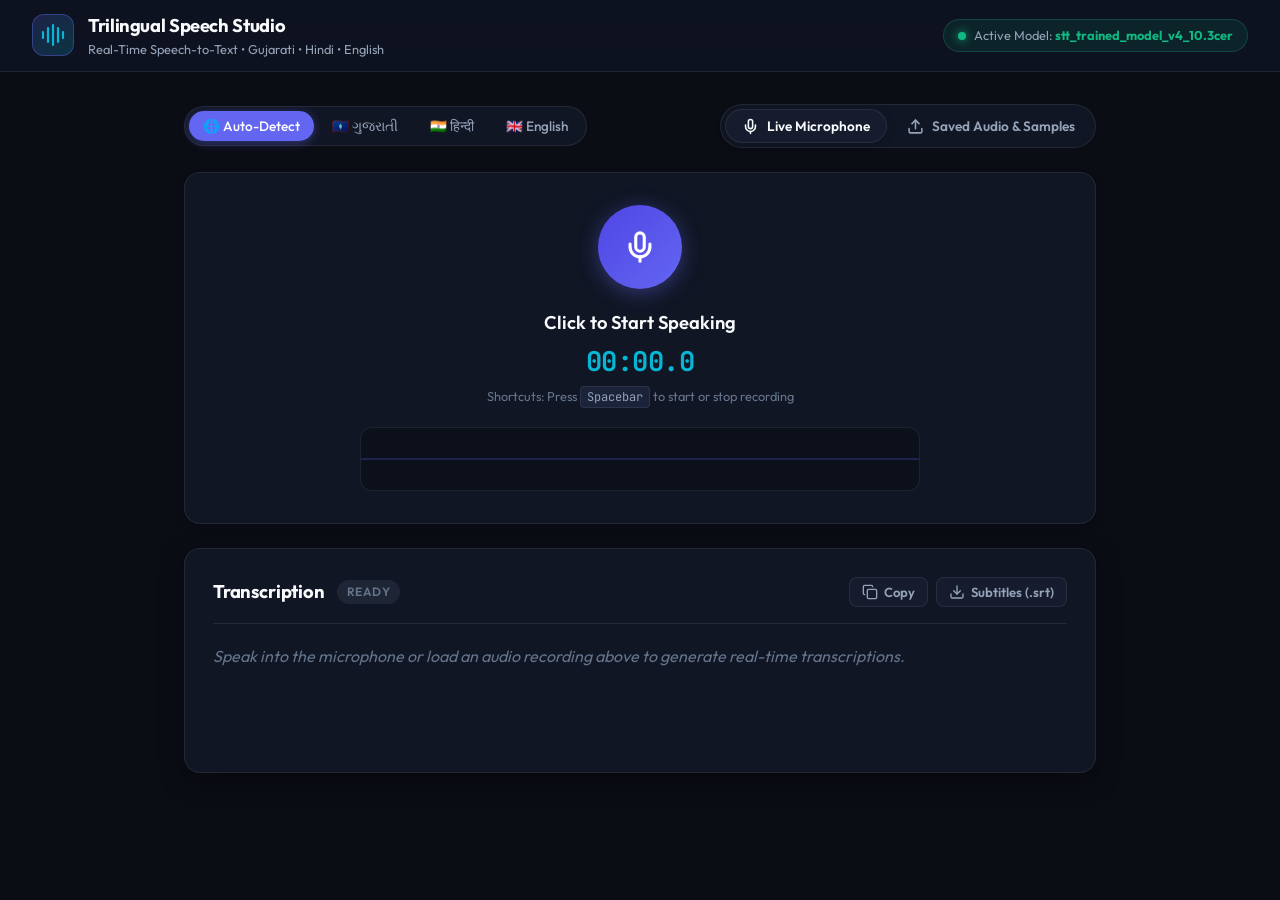
<file: ui/index.html>
<!DOCTYPE html>
<html lang="en">
<head>
  <meta charset="UTF-8">
  <meta name="viewport" content="width=device-width, initial-scale=1.0">
  <title>Trilingual Speech Studio | Real-Time Multilingual STT</title>
  
  <!-- Modern Typography supporting Latin, Gujarati, and Devanagari -->
  <link rel="preconnect" href="https://fonts.googleapis.com">
  <link rel="preconnect" href="https://fonts.gstatic.com" crossorigin>
  <link href="https://fonts.googleapis.com/css2?family=JetBrains+Mono:wght@400;500;600&family=Noto+Sans+Devanagari:wght@400;500;600;700&family=Noto+Sans+Gujarati:wght@400;500;600;700&family=Outfit:wght@400;500;600;700;800&display=swap" rel="stylesheet">
  
  <link rel="stylesheet" href="style.css">
</head>
<body>

  <!-- App Header -->
  <header class="app-header">
    <div class="brand">
      <div class="brand-icon">
        <svg width="24" height="24" viewBox="0 0 24 24" fill="none" stroke="currentColor" stroke-width="2.2" stroke-linecap="round" stroke-linejoin="round">
          <path d="M12 2v20M17 5v14M7 5v14M2 9v6M22 9v6"/>
        </svg>
      </div>
      <div>
        <h1 class="brand-title">Trilingual Speech Studio</h1>
        <p class="brand-subtitle">Real-Time Speech-to-Text • Gujarati • Hindi • English</p>
      </div>
    </div>

    <!-- Active Flagship Status -->
    <div class="engine-badge">
      <span class="pulse-dot"></span>
      <span class="engine-name">Active Model: <strong>stt_trained_model_v4_10.3cer</strong></span>
    </div>
  </header>

  <main class="studio-container">

    <!-- Language Selector Pill Bar -->
    <div class="control-row">
      <div class="lang-selector" role="radiogroup" aria-label="Language Selection">
        <button type="button" class="lang-pill active" data-lang="auto" onclick="setLanguage('auto')">
          🌐 Auto-Detect
        </button>
        <button type="button" class="lang-pill" data-lang="gu" onclick="setLanguage('gu')">
          🇬🇺 ગુજરાતી
        </button>
        <button type="button" class="lang-pill" data-lang="hi" onclick="setLanguage('hi')">
          🇮🇳 हिन्दी
        </button>
        <button type="button" class="lang-pill" data-lang="en" onclick="setLanguage('en')">
          🇬🇧 English
        </button>
      </div>

      <!-- Mode Switcher -->
      <div class="mode-tabs" role="tablist">
        <button type="button" class="mode-tab-btn active" id="tabMicBtn" onclick="switchMode('mic')" role="tab">
          <svg width="17" height="17" viewBox="0 0 24 24" fill="none" stroke="currentColor" stroke-width="2.2" stroke-linecap="round" stroke-linejoin="round">
            <path d="M12 2a3 3 0 0 0-3 3v7a3 3 0 0 0 6 0V5a3 3 0 0 0-3-3Z"/>
            <path d="M19 10v2a7 7 0 0 1-14 0v-2"/>
            <line x1="12" x2="12" y1="19" y2="22"/>
          </svg>
          Live Microphone
        </button>
        <button type="button" class="mode-tab-btn" id="tabFileBtn" onclick="switchMode('file')" role="tab">
          <svg width="17" height="17" viewBox="0 0 24 24" fill="none" stroke="currentColor" stroke-width="2.2" stroke-linecap="round" stroke-linejoin="round">
            <path d="M21 15v4a2 2 0 0 1-2 2H5a2 2 0 0 1-2-2v-4"/>
            <polyline points="17 8 12 3 7 8"/>
            <line x1="12" x2="12" y1="3" y2="15"/>
          </svg>
          Saved Audio & Samples
        </button>
      </div>
    </div>

    <!-- Active Input Workspace -->
    <div class="input-workspace">

      <!-- MODE 1: LIVE MICROPHONE -->
      <section id="panelMic" class="input-panel active">
        <div class="mic-stage">
          <div class="mic-button-wrapper">
            <button type="button" id="micBtn" class="mic-circle-btn" onclick="toggleRecording()" aria-label="Toggle Microphone Recording">
              <svg id="micIconIdle" width="34" height="34" viewBox="0 0 24 24" fill="none" stroke="currentColor" stroke-width="2.2" stroke-linecap="round" stroke-linejoin="round">
                <path d="M12 2a3 3 0 0 0-3 3v7a3 3 0 0 0 6 0V5a3 3 0 0 0-3-3Z"/>
                <path d="M19 10v2a7 7 0 0 1-14 0v-2"/>
                <line x1="12" x2="12" y1="19" y2="22"/>
              </svg>
              <svg id="micIconRec" class="hidden" width="30" height="30" viewBox="0 0 24 24" fill="currentColor">
                <rect x="6" y="6" width="12" height="12" rx="2"/>
              </svg>
            </button>
            <div id="micPulseRing" class="mic-pulse-ring hidden"></div>
          </div>

          <div class="mic-status-block">
            <div id="micLabel" class="mic-status-label">Click to Start Speaking</div>
            <div id="micTimer" class="mic-timer">00:00.0</div>
            <p class="mic-hint">Shortcuts: Press <kbd>Spacebar</kbd> to start or stop recording</p>
          </div>

          <!-- Real-time Visualizer Canvas -->
          <div class="visualizer-container">
            <canvas id="waveformCanvas" width="600" height="70"></canvas>
          </div>
        </div>
      </section>

      <!-- MODE 2: SAVED AUDIO & SAMPLES -->
      <section id="panelFile" class="input-panel">
        <div class="file-stage">
          
          <!-- Drag & Drop Zone -->
          <div class="dropzone" id="dropZone" onclick="triggerFileInput()">
            <input type="file" id="audioFileInput" accept="audio/*" class="file-input-hidden" onchange="handleFileSelected(event)">
            <div class="dropzone-icon">
              <svg width="32" height="32" viewBox="0 0 24 24" fill="none" stroke="currentColor" stroke-width="2" stroke-linecap="round" stroke-linejoin="round">
                <path d="M21 15v4a2 2 0 0 1-2 2H5a2 2 0 0 1-2-2v-4"/>
                <polyline points="17 8 12 3 7 8"/>
                <line x1="12" x2="12" y1="3" y2="15"/>
              </svg>
            </div>
            <div class="dropzone-title">Drop an audio recording here or click to browse</div>
            <div class="dropzone-subtitle">Supports WAV, MP3, M4A, FLAC, OGG (16 kHz recommended)</div>
          </div>

          <!-- Quick Samples Picker -->
          <div class="sample-picker-section">
            <div class="sample-picker-heading">Or try a pre-recorded trilingual sample:</div>
            <div class="sample-cards-grid">
              
              <!-- Gujarati Sample -->
              <button type="button" class="sample-card" onclick="loadSample('gu', '/samples/sample_gu.wav', 'ત્રેવીસમી તારીખે મારા કેલેન્ડરમાં શું છે?')">
                <div class="sample-card-header">
                  <span class="sample-flag">🇬🇺</span>
                  <span class="sample-lang">Gujarati</span>
                  <span class="sample-badge">Native</span>
                </div>
                <div class="sample-card-text">"ત્રેવીસમી તારીખે મારા કેલેન્ડરમાં શું છે?"</div>
              </button>

              <!-- Hindi Sample -->
              <button type="button" class="sample-card" onclick="loadSample('hi', '/samples/sample_hi.wav', 'घर जाने का रास्ता दिखाओ।')">
                <div class="sample-card-header">
                  <span class="sample-flag">🇮🇳</span>
                  <span class="sample-lang">Hindi</span>
                  <span class="sample-badge">Native</span>
                </div>
                <div class="sample-card-text">"घर जाने का रास्ता दिखाओ।"</div>
              </button>

              <!-- English Sample -->
              <button type="button" class="sample-card" onclick="loadSample('en', '/samples/sample_en.wav', 'Please, turn off the lights in the room.')">
                <div class="sample-card-header">
                  <span class="sample-flag">🇬🇧</span>
                  <span class="sample-lang">English</span>
                  <span class="sample-badge">Studio</span>
                </div>
                <div class="sample-card-text">"Please, turn off the lights in the room."</div>
              </button>

            </div>
          </div>

        </div>
      </section>

    </div>

    <!-- Active Audio Player Strip -->
    <div id="audioPlayerStrip" class="audio-player-strip hidden">
      <div class="player-info">
        <svg width="18" height="18" viewBox="0 0 24 24" fill="none" stroke="currentColor" stroke-width="2" stroke-linecap="round" stroke-linejoin="round">
          <polygon points="11 5 6 9 2 9 2 15 6 15 11 19 11 5"/>
          <path d="M15.54 8.46a5 5 0 0 1 0 7.07"/>
        </svg>
        <span id="playerAudioLabel" class="player-label">Active Recording</span>
      </div>
      <audio id="audioElement" controls class="custom-audio-player"></audio>
    </div>

    <!-- Transcription Output Card -->
    <section class="output-card">
      <div class="output-header">
        <div class="output-title-group">
          <h2 class="output-title">Transcription</h2>
          <span id="outputStateBadge" class="output-badge idle">Ready</span>
        </div>

        <div class="output-actions">
          <button type="button" id="copyBtn" class="action-btn" onclick="copyTranscription()" title="Copy text to clipboard">
            <svg width="16" height="16" viewBox="0 0 24 24" fill="none" stroke="currentColor" stroke-width="2" stroke-linecap="round" stroke-linejoin="round">
              <rect width="14" height="14" x="8" y="8" rx="2" ry="2"/>
              <path d="M4 16c-1.1 0-2-.9-2-2V4c0-1.1.9-2 2-2h10c1.1 0 2 .9 2 2"/>
            </svg>
            <span id="copyBtnText">Copy</span>
          </button>
          <button type="button" id="srtBtn" class="action-btn" onclick="downloadSrt()" title="Download SRT subtitle file">
            <svg width="16" height="16" viewBox="0 0 24 24" fill="none" stroke="currentColor" stroke-width="2" stroke-linecap="round" stroke-linejoin="round">
              <path d="M21 15v4a2 2 0 0 1-2 2H5a2 2 0 0 1-2-2v-4"/>
              <polyline points="7 10 12 15 17 10"/>
              <line x1="12" x2="12" y1="15" y2="3"/>
            </svg>
            <span>Subtitles (.srt)</span>
          </button>
        </div>
      </div>

      <!-- Main Text Result Area -->
      <div class="output-body">
        <div id="loadingSkeleton" class="loading-skeleton hidden">
          <div class="skeleton-line full"></div>
          <div class="skeleton-line medium"></div>
        </div>
        <p id="transcriptionText" class="transcription-text empty">
          Speak into the microphone or load an audio recording above to generate real-time transcriptions.
        </p>
      </div>

      <!-- Telemetry & Performance Strip -->
      <div id="metricsStrip" class="metrics-strip hidden">
        <div class="metric-item">
          <span class="metric-label">Detected Script</span>
          <span id="metricLang" class="metric-value">-</span>
        </div>
        <div class="metric-item">
          <span class="metric-label">Audio Duration</span>
          <span id="metricDuration" class="metric-value">0.0s</span>
        </div>
        <div class="metric-item">
          <span class="metric-label">Inference Latency</span>
          <span id="metricLatency" class="metric-value">0 ms</span>
        </div>
        <div class="metric-item">
          <span class="metric-label">Real-Time Factor</span>
          <span id="metricRTF" class="metric-value">0.00x</span>
        </div>
        <div class="metric-item">
          <span class="metric-label">Active Model</span>
          <span id="metricModel" class="metric-value">stt_trained_model_v4_10.3cer</span>
        </div>
      </div>

      <!-- Benchmark & Accuracy Verification Card (Visible when Ground Truth is tested) -->
      <div id="accuracyBenchmarkCard" class="accuracy-card hidden">
        <div class="accuracy-card-header">
          <div class="accuracy-title-group">
            <svg width="18" height="18" viewBox="0 0 24 24" fill="none" stroke="currentColor" stroke-width="2.2" stroke-linecap="round" stroke-linejoin="round">
              <path d="M12 22s8-4 8-10V5l-8-3-8 3v7c0 6 8 10 8 10z"/>
              <polyline points="9 12 11 14 15 10"/>
            </svg>
            <span class="accuracy-heading">Mathematically Computed Accuracy (Zero Estimations)</span>
          </div>
          <span id="accuracyMatchBadge" class="accuracy-match-badge perfect">100% Match</span>
        </div>
        
        <div class="accuracy-metrics-grid">
          <div class="acc-stat-box">
            <span class="acc-stat-label">Character Error Rate (CER)</span>
            <span id="accCERValue" class="acc-stat-number">0.00%</span>
            <span id="accCharCount" class="acc-stat-sub">0 errors in 38 chars</span>
          </div>
          <div class="acc-stat-box">
            <span class="acc-stat-label">Word Error Rate (WER)</span>
            <span id="accWERValue" class="acc-stat-number">0.00%</span>
            <span id="accWordCount" class="acc-stat-sub">0 errors in 8 words</span>
          </div>
          <div class="acc-stat-box">
            <span class="acc-stat-label">Levenshtein Edit Distance</span>
            <span id="accEditDist" class="acc-stat-number">0</span>
            <span class="acc-stat-sub">Exact char differences</span>
          </div>
        </div>

        <div class="accuracy-comparison-table">
          <div class="comparison-line">
            <span class="cmp-label ref-label">Ground Truth:</span>
            <span id="accRefText" class="cmp-content ref-content">...</span>
          </div>
          <div class="comparison-line">
            <span class="cmp-label hyp-label">Model Output:</span>
            <span id="accHypText" class="cmp-content hyp-content">...</span>
          </div>
        </div>
      </div>

      <!-- Live Microphone Verification Prompt (Optional test for user's own spoken voice) -->
      <div id="liveVoiceBenchmarkBox" class="live-voice-box hidden">
        <div class="live-voice-header" onclick="toggleLiveVoiceInput()">
          <div class="live-voice-info">
            <svg width="16" height="16" viewBox="0 0 24 24" fill="none" stroke="currentColor" stroke-width="2">
              <circle cx="12" cy="12" r="10"/>
              <line x1="12" y1="16" x2="12" y2="12"/>
              <line x1="12" y1="8" x2="12.01" y2="8"/>
            </svg>
            <span>Live microphone input has no pre-defined reference. Want to verify exact CER on what you spoke?</span>
          </div>
          <button type="button" class="live-voice-btn">Verify What I Spoke</button>
        </div>
        <div id="liveVoiceDrawer" class="live-voice-drawer hidden">
          <div class="live-input-row">
            <input type="text" id="liveSpokenInput" class="live-spoken-input" placeholder="Type the exact sentence you spoke...">
            <button type="button" class="btn-calculate-acc" onclick="submitLiveBenchmark()">Calculate Exact CER & WER</button>
          </div>
        </div>
      </div>

      <!-- Word-Level Timestamps Drawer -->
      <div id="timestampsDrawer" class="timestamps-drawer hidden">
        <div class="timestamps-header">Word-Level Timestamps (Millisecond Resolution)</div>
        <div id="timestampsList" class="timestamps-chips"></div>
      </div>
    </section>

  </main>

  <!-- Toast Notification Container -->
  <div id="toast" class="toast"></div>

  <script src="app.js"></script>
</body>
</html>
</file>
<file: ui/style.css>
/* ==========================================================================
   Trilingual Speech Studio — Production Stylesheet
   Crafted with impeccable typography, visual balance, and zero clutter.
   ========================================================================== */

:root {
  --bg-base: #0a0d14;
  --bg-surface: #111625;
  --bg-surface-elevated: #161c2e;
  --bg-input: #1b233a;
  
  --border-subtle: rgba(255, 255, 255, 0.08);
  --border-active: rgba(99, 102, 241, 0.4);
  --border-glow: rgba(99, 102, 241, 0.25);
  
  --text-primary: #f8fafc;
  --text-secondary: #94a3b8;
  --text-muted: #64748b;
  
  --accent-primary: #6366f1;
  --accent-primary-hover: #4f46e5;
  --accent-cyan: #06b6d4;
  --accent-emerald: #10b981;
  --accent-rose: #f43f5e;

  --font-sans: 'Outfit', -apple-system, BlinkMacSystemFont, "Segoe UI", Roboto, sans-serif;
  --font-mono: 'JetBrains Mono', monospace;
  --font-indic: 'Noto Sans Gujarati', 'Noto Sans Devanagari', 'Outfit', sans-serif;

  --radius-sm: 8px;
  --radius-md: 12px;
  --radius-lg: 16px;
  --radius-full: 9999px;
  
  --shadow-sm: 0 2px 8px rgba(0, 0, 0, 0.2);
  --shadow-md: 0 8px 24px rgba(0, 0, 0, 0.35);
  --shadow-glow: 0 0 30px rgba(99, 102, 241, 0.25);
}

/* Base Reset & Smooth Rendering */
*, *::before, *::after {
  box-sizing: border-box;
  margin: 0;
  padding: 0;
}

body {
  background-color: var(--bg-base);
  color: var(--text-primary);
  font-family: var(--font-sans);
  line-height: 1.5;
  -webkit-font-smoothing: antialiased;
  min-height: 100vh;
  display: flex;
  flex-direction: column;
}

/* Custom Scrollbars */
::-webkit-scrollbar {
  width: 6px;
  height: 6px;
}
::-webkit-scrollbar-track {
  background: var(--bg-base);
}
::-webkit-scrollbar-thumb {
  background: var(--bg-input);
  border-radius: var(--radius-full);
}
::-webkit-scrollbar-thumb:hover {
  background: var(--text-muted);
}

/* Selection Color */
::selection {
  background: rgba(99, 102, 241, 0.35);
  color: #fff;
}

/* ==========================================================================
   Header Navigation
   ========================================================================== */
.app-header {
  height: 72px;
  padding: 0 32px;
  background: rgba(17, 22, 37, 0.7);
  backdrop-filter: blur(12px);
  -webkit-backdrop-filter: blur(12px);
  border-bottom: 1px solid var(--border-subtle);
  display: flex;
  align-items: center;
  justify-content: space-between;
  position: sticky;
  top: 0;
  z-index: 50;
}

.brand {
  display: flex;
  align-items: center;
  gap: 14px;
}

.brand-icon {
  width: 42px;
  height: 42px;
  border-radius: var(--radius-md);
  background: linear-gradient(135deg, rgba(99, 102, 241, 0.2), rgba(6, 182, 212, 0.2));
  border: 1px solid var(--border-active);
  display: flex;
  align-items: center;
  justify-content: center;
  color: var(--accent-cyan);
}

.brand-title {
  font-size: 1.15rem;
  font-weight: 700;
  letter-spacing: -0.02em;
  color: var(--text-primary);
}

.brand-subtitle {
  font-size: 0.8rem;
  color: var(--text-secondary);
}

.engine-badge {
  display: flex;
  align-items: center;
  gap: 8px;
  padding: 6px 14px;
  border-radius: var(--radius-full);
  background: rgba(16, 185, 129, 0.1);
  border: 1px solid rgba(16, 185, 129, 0.25);
  font-size: 0.8rem;
  color: var(--text-secondary);
}

.engine-name strong {
  color: var(--accent-emerald);
}

.pulse-dot {
  width: 8px;
  height: 8px;
  border-radius: 50%;
  background: var(--accent-emerald);
  box-shadow: 0 0 10px var(--accent-emerald);
  animation: pulseBreathing 2s infinite ease-in-out;
}

@keyframes pulseBreathing {
  0%, 100% { opacity: 1; transform: scale(1); }
  50% { opacity: 0.4; transform: scale(0.85); }
}

/* ==========================================================================
   Studio Main Layout
   ========================================================================== */
.studio-container {
  max-width: 960px;
  width: 100%;
  margin: 0 auto;
  padding: 32px 24px 64px;
  display: flex;
  flex-direction: column;
  gap: 24px;
}

/* Control Row: Language & Modes */
.control-row {
  display: flex;
  align-items: center;
  justify-content: space-between;
  gap: 16px;
  flex-wrap: wrap;
}

/* Language Selector Pills */
.lang-selector {
  display: flex;
  align-items: center;
  background: var(--bg-surface);
  border: 1px solid var(--border-subtle);
  border-radius: var(--radius-full);
  padding: 4px;
  gap: 4px;
}

.lang-pill {
  border: none;
  background: transparent;
  color: var(--text-secondary);
  font-family: var(--font-sans);
  font-size: 0.85rem;
  font-weight: 500;
  padding: 6px 14px;
  border-radius: var(--radius-full);
  cursor: pointer;
  transition: all 0.18s ease;
}

.lang-pill:hover {
  color: var(--text-primary);
  background: rgba(255, 255, 255, 0.04);
}

.lang-pill.active {
  background: var(--accent-primary);
  color: #fff;
  box-shadow: 0 2px 10px rgba(99, 102, 241, 0.4);
}

/* Mode Switcher Tabs */
.mode-tabs {
  display: flex;
  align-items: center;
  background: var(--bg-surface);
  border: 1px solid var(--border-subtle);
  border-radius: var(--radius-full);
  padding: 4px;
  gap: 4px;
}

.mode-tab-btn {
  border: none;
  background: transparent;
  color: var(--text-secondary);
  font-family: var(--font-sans);
  font-size: 0.85rem;
  font-weight: 600;
  padding: 7px 16px;
  border-radius: var(--radius-full);
  cursor: pointer;
  display: flex;
  align-items: center;
  gap: 8px;
  transition: all 0.18s ease;
}

.mode-tab-btn:hover {
  color: var(--text-primary);
  background: rgba(255, 255, 255, 0.04);
}

.mode-tab-btn.active {
  background: var(--bg-surface-elevated);
  color: var(--text-primary);
  border: 1px solid var(--border-subtle);
  box-shadow: var(--shadow-sm);
}

/* ==========================================================================
   Input Workspace Panels
   ========================================================================== */
.input-workspace {
  background: var(--bg-surface);
  border: 1px solid var(--border-subtle);
  border-radius: var(--radius-lg);
  padding: 32px;
  box-shadow: var(--shadow-sm);
  transition: border-color 0.2s ease;
}

.input-panel {
  display: none;
}

.input-panel.active {
  display: block;
}

/* MODE 1: Microphone Stage */
.mic-stage {
  display: flex;
  flex-direction: column;
  align-items: center;
  justify-content: center;
  text-align: center;
  gap: 20px;
}

.mic-button-wrapper {
  position: relative;
  display: flex;
  align-items: center;
  justify-content: center;
}

.mic-circle-btn {
  width: 84px;
  height: 84px;
  border-radius: 50%;
  border: none;
  background: linear-gradient(135deg, #4f46e5, #6366f1);
  color: #fff;
  cursor: pointer;
  display: flex;
  align-items: center;
  justify-content: center;
  box-shadow: 0 4px 20px rgba(99, 102, 241, 0.4);
  transition: all 0.2s cubic-bezier(0.16, 1, 0.3, 1);
  position: relative;
  z-index: 2;
}

.mic-circle-btn:hover {
  transform: scale(1.05);
  box-shadow: 0 6px 26px rgba(99, 102, 241, 0.6);
}

.mic-circle-btn.recording {
  background: linear-gradient(135deg, #e11d48, #f43f5e);
  box-shadow: 0 4px 25px rgba(244, 63, 94, 0.5);
  animation: recButtonPulse 1.5s infinite;
}

@keyframes recButtonPulse {
  0%, 100% { transform: scale(1); }
  50% { transform: scale(1.04); }
}

.mic-pulse-ring {
  position: absolute;
  width: 120px;
  height: 120px;
  border-radius: 50%;
  border: 2px solid rgba(244, 63, 94, 0.5);
  animation: wavePulse 1.8s infinite cubic-bezier(0.2, 0.8, 0.2, 1);
  z-index: 1;
}

@keyframes wavePulse {
  0% { transform: scale(0.8); opacity: 0.8; }
  100% { transform: scale(1.5); opacity: 0; }
}

.mic-status-label {
  font-size: 1.15rem;
  font-weight: 600;
  color: var(--text-primary);
}

.mic-timer {
  font-family: var(--font-mono);
  font-size: 1.7rem;
  font-weight: 700;
  letter-spacing: -0.02em;
  color: var(--accent-cyan);
  margin-top: 4px;
}

.mic-hint {
  font-size: 0.8rem;
  color: var(--text-muted);
  margin-top: 6px;
}

.mic-hint kbd {
  background: var(--bg-input);
  border: 1px solid var(--border-subtle);
  border-radius: 4px;
  padding: 2px 6px;
  font-family: var(--font-mono);
  font-size: 0.75rem;
  color: var(--text-secondary);
}

.visualizer-container {
  width: 100%;
  max-width: 560px;
  height: 64px;
  background: rgba(0, 0, 0, 0.25);
  border: 1px solid var(--border-subtle);
  border-radius: var(--radius-md);
  overflow: hidden;
  display: flex;
  align-items: center;
  justify-content: center;
}

#waveformCanvas {
  width: 100%;
  height: 100%;
}

/* MODE 2: File Upload & Samples Stage */
.file-stage {
  display: flex;
  flex-direction: column;
  gap: 24px;
}

.dropzone {
  border: 2px dashed rgba(255, 255, 255, 0.15);
  border-radius: var(--radius-md);
  padding: 36px 24px;
  text-align: center;
  background: rgba(0, 0, 0, 0.15);
  cursor: pointer;
  transition: all 0.2s ease;
  display: flex;
  flex-direction: column;
  align-items: center;
  gap: 8px;
}

.dropzone:hover, .dropzone.dragover {
  border-color: var(--accent-primary);
  background: rgba(99, 102, 241, 0.05);
}

.dropzone-icon {
  width: 54px;
  height: 54px;
  border-radius: 50%;
  background: var(--bg-surface-elevated);
  display: flex;
  align-items: center;
  justify-content: center;
  color: var(--accent-primary);
  margin-bottom: 6px;
}

.dropzone-title {
  font-size: 1rem;
  font-weight: 600;
  color: var(--text-primary);
}

.dropzone-subtitle {
  font-size: 0.8rem;
  color: var(--text-muted);
}

.file-input-hidden {
  display: none;
}

/* Quick Samples Picker */
.sample-picker-section {
  display: flex;
  flex-direction: column;
  gap: 12px;
}

.sample-picker-heading {
  font-size: 0.85rem;
  font-weight: 600;
  color: var(--text-secondary);
}

.sample-cards-grid {
  display: grid;
  grid-template-columns: repeat(auto-fit, minmax(260px, 1fr));
  gap: 12px;
}

.sample-card {
  background: var(--bg-surface-elevated);
  border: 1px solid var(--border-subtle);
  border-radius: var(--radius-md);
  padding: 14px 16px;
  text-align: left;
  cursor: pointer;
  transition: all 0.18s ease;
  display: flex;
  flex-direction: column;
  gap: 8px;
}

.sample-card:hover {
  border-color: var(--border-active);
  transform: translateY(-2px);
  box-shadow: var(--shadow-sm);
}

.sample-card-header {
  display: flex;
  align-items: center;
  gap: 8px;
}

.sample-flag {
  font-size: 1.1rem;
}

.sample-lang {
  font-size: 0.85rem;
  font-weight: 600;
  color: var(--text-primary);
}

.sample-badge {
  font-size: 0.7rem;
  font-family: var(--font-mono);
  background: rgba(99, 102, 241, 0.15);
  color: var(--accent-primary);
  padding: 2px 6px;
  border-radius: var(--radius-full);
  margin-left: auto;
}

.sample-card-text {
  font-size: 0.9rem;
  color: var(--text-secondary);
  font-style: italic;
  font-family: var(--font-indic);
  line-height: 1.4;
  overflow: hidden;
  text-overflow: ellipsis;
  white-space: nowrap;
}

/* ==========================================================================
   Active Audio Player Strip
   ========================================================================== */
.audio-player-strip {
  background: var(--bg-surface);
  border: 1px solid var(--border-subtle);
  border-radius: var(--radius-md);
  padding: 14px 20px;
  display: flex;
  align-items: center;
  justify-content: space-between;
  gap: 16px;
  box-shadow: var(--shadow-sm);
}

.player-info {
  display: flex;
  align-items: center;
  gap: 10px;
  color: var(--accent-cyan);
}

.player-label {
  font-size: 0.85rem;
  font-weight: 600;
  color: var(--text-primary);
  max-width: 250px;
  overflow: hidden;
  text-overflow: ellipsis;
  white-space: nowrap;
}

.custom-audio-player {
  flex: 1;
  max-width: 450px;
  height: 36px;
  border-radius: var(--radius-full);
}

/* ==========================================================================
   Transcription Output Card
   ========================================================================== */
.output-card {
  background: var(--bg-surface);
  border: 1px solid var(--border-subtle);
  border-radius: var(--radius-lg);
  padding: 28px;
  box-shadow: var(--shadow-md);
  display: flex;
  flex-direction: column;
  gap: 20px;
}

.output-header {
  display: flex;
  align-items: center;
  justify-content: space-between;
  border-bottom: 1px solid var(--border-subtle);
  padding-bottom: 16px;
}

.output-title-group {
  display: flex;
  align-items: center;
  gap: 12px;
}

.output-title {
  font-size: 1.15rem;
  font-weight: 700;
  letter-spacing: -0.01em;
  color: var(--text-primary);
}

.output-badge {
  font-size: 0.75rem;
  font-weight: 600;
  padding: 3px 10px;
  border-radius: var(--radius-full);
  text-transform: uppercase;
  letter-spacing: 0.04em;
}

.output-badge.idle {
  background: rgba(148, 163, 184, 0.1);
  color: var(--text-muted);
}

.output-badge.processing {
  background: rgba(245, 158, 11, 0.15);
  color: #fbbf24;
}

.output-badge.complete {
  background: rgba(16, 185, 129, 0.15);
  color: var(--accent-emerald);
}

.output-actions {
  display: flex;
  align-items: center;
  gap: 8px;
}

.action-btn {
  background: var(--bg-surface-elevated);
  border: 1px solid var(--border-subtle);
  color: var(--text-secondary);
  font-family: var(--font-sans);
  font-size: 0.82rem;
  font-weight: 600;
  padding: 6px 12px;
  border-radius: var(--radius-sm);
  cursor: pointer;
  display: flex;
  align-items: center;
  gap: 6px;
  transition: all 0.15s ease;
}

.action-btn:hover {
  background: var(--bg-input);
  color: var(--text-primary);
  border-color: var(--border-active);
}

/* Main Text Body */
.output-body {
  min-height: 100px;
  position: relative;
}

.transcription-text {
  font-family: var(--font-indic);
  font-size: 1.35rem;
  line-height: 1.6;
  color: var(--text-primary);
  font-weight: 500;
  word-break: break-word;
}

.transcription-text.empty {
  color: var(--text-muted);
  font-size: 1rem;
  font-weight: 400;
  font-style: italic;
  font-family: var(--font-sans);
}

/* Loading Skeleton */
.loading-skeleton {
  display: flex;
  flex-direction: column;
  gap: 12px;
  padding: 8px 0;
}

.skeleton-line {
  height: 22px;
  border-radius: 4px;
  background: linear-gradient(90deg, rgba(255, 255, 255, 0.04) 25%, rgba(255, 255, 255, 0.08) 50%, rgba(255, 255, 255, 0.04) 75%);
  background-size: 200% 100%;
  animation: skeletonShimmer 1.5s infinite;
}

.skeleton-line.full { width: 95%; }
.skeleton-line.medium { width: 65%; }

@keyframes skeletonShimmer {
  0% { background-position: 200% 0; }
  100% { background-position: -200% 0; }
}

/* Performance Metrics Strip */
.metrics-strip {
  display: grid;
  grid-template-columns: repeat(auto-fit, minmax(140px, 1fr));
  gap: 12px;
  padding: 14px 18px;
  background: rgba(0, 0, 0, 0.2);
  border: 1px solid var(--border-subtle);
  border-radius: var(--radius-md);
}

.metric-item {
  display: flex;
  flex-direction: column;
  gap: 2px;
}

.metric-label {
  font-size: 0.72rem;
  color: var(--text-muted);
  text-transform: uppercase;
  letter-spacing: 0.04em;
}

.metric-value {
  font-family: var(--font-mono);
  font-size: 0.95rem;
  font-weight: 600;
  color: var(--text-primary);
}

/* Word Timestamps Drawer */
.timestamps-drawer {
  display: flex;
  flex-direction: column;
  gap: 10px;
  border-top: 1px solid var(--border-subtle);
  padding-top: 16px;
}

.timestamps-header {
  font-size: 0.8rem;
  font-weight: 600;
  color: var(--text-secondary);
}

.timestamps-chips {
  display: flex;
  flex-wrap: wrap;
  gap: 8px;
  max-height: 160px;
  overflow-y: auto;
}

.timestamp-chip {
  background: var(--bg-surface-elevated);
  border: 1px solid var(--border-subtle);
  border-radius: var(--radius-full);
  padding: 4px 10px;
  font-size: 0.8rem;
  display: flex;
  align-items: center;
  gap: 6px;
  font-family: var(--font-indic);
}

.timestamp-chip time {
  font-family: var(--font-mono);
  font-size: 0.7rem;
  color: var(--accent-cyan);
}

/* Toast Notification */
.toast {
  position: fixed;
  bottom: 24px;
  right: 24px;
  background: #1e293b;
  border: 1px solid var(--accent-primary);
  color: #fff;
  padding: 10px 18px;
  border-radius: var(--radius-sm);
  font-size: 0.85rem;
  font-weight: 500;
  box-shadow: var(--shadow-md);
  opacity: 0;
  transform: translateY(12px);
  pointer-events: none;
  transition: all 0.2s ease;
  z-index: 100;
}

.toast.show {
  opacity: 1;
  transform: translateY(0);
}

/* Utilities */
.hidden {
  display: none !important;
}

/* ==========================================================================
   Accuracy & Benchmark Card (Exact Levenshtein Math)
   ========================================================================== */
.accuracy-card {
  background: rgba(15, 23, 42, 0.7);
  border: 1px solid rgba(99, 102, 241, 0.3);
  border-radius: var(--radius-md);
  padding: 18px 20px;
  display: flex;
  flex-direction: column;
  gap: 14px;
  animation: fadeIn 0.25s ease;
}

.accuracy-card-header {
  display: flex;
  align-items: center;
  justify-content: space-between;
  border-bottom: 1px solid var(--border-subtle);
  padding-bottom: 10px;
}

.accuracy-title-group {
  display: flex;
  align-items: center;
  gap: 8px;
  color: var(--accent-cyan);
}

.accuracy-heading {
  font-size: 0.85rem;
  font-weight: 700;
  text-transform: uppercase;
  letter-spacing: 0.04em;
  color: var(--text-primary);
}

.accuracy-match-badge {
  font-size: 0.75rem;
  font-weight: 700;
  font-family: var(--font-mono);
  padding: 3px 10px;
  border-radius: var(--radius-full);
}

.accuracy-match-badge.perfect {
  background: rgba(16, 185, 129, 0.2);
  color: #34d399;
  border: 1px solid rgba(16, 185, 129, 0.4);
}

.accuracy-match-badge.imperfect {
  background: rgba(245, 158, 11, 0.2);
  color: #fbbf24;
  border: 1px solid rgba(245, 158, 11, 0.4);
}

.accuracy-metrics-grid {
  display: grid;
  grid-template-columns: repeat(auto-fit, minmax(160px, 1fr));
  gap: 12px;
}

.acc-stat-box {
  background: var(--bg-surface-elevated);
  border: 1px solid var(--border-subtle);
  border-radius: var(--radius-sm);
  padding: 12px 14px;
  display: flex;
  flex-direction: column;
  gap: 4px;
}

.acc-stat-label {
  font-size: 0.72rem;
  font-weight: 600;
  color: var(--text-muted);
  text-transform: uppercase;
  letter-spacing: 0.03em;
}

.acc-stat-number {
  font-family: var(--font-mono);
  font-size: 1.35rem;
  font-weight: 800;
  color: var(--accent-cyan);
}

.acc-stat-sub {
  font-size: 0.72rem;
  color: var(--text-secondary);
}

.accuracy-comparison-table {
  background: rgba(0, 0, 0, 0.25);
  border-radius: var(--radius-sm);
  padding: 12px 14px;
  display: flex;
  flex-direction: column;
  gap: 8px;
  font-size: 0.9rem;
}

.comparison-line {
  display: flex;
  align-items: baseline;
  gap: 10px;
}

.cmp-label {
  font-family: var(--font-mono);
  font-size: 0.72rem;
  font-weight: 700;
  text-transform: uppercase;
  min-width: 95px;
}

.ref-label { color: #94a3b8; }
.hyp-label { color: var(--accent-cyan); }

.cmp-content {
  font-family: var(--font-indic);
  color: var(--text-primary);
  font-weight: 500;
}

/* Live Voice Verification Box */
.live-voice-box {
  background: rgba(30, 41, 59, 0.4);
  border: 1px dashed rgba(148, 163, 184, 0.25);
  border-radius: var(--radius-md);
  padding: 12px 16px;
  display: flex;
  flex-direction: column;
  gap: 10px;
}

.live-voice-header {
  display: flex;
  align-items: center;
  justify-content: space-between;
  gap: 12px;
  cursor: pointer;
}

.live-voice-info {
  display: flex;
  align-items: center;
  gap: 8px;
  font-size: 0.8rem;
  color: var(--text-muted);
}

.live-voice-btn {
  background: transparent;
  border: 1px solid var(--border-subtle);
  color: var(--accent-primary);
  font-family: var(--font-sans);
  font-size: 0.78rem;
  font-weight: 600;
  padding: 4px 10px;
  border-radius: var(--radius-full);
  cursor: pointer;
  white-space: nowrap;
}

.live-voice-btn:hover {
  background: rgba(99, 102, 241, 0.1);
  border-color: var(--accent-primary);
}

.live-voice-drawer {
  padding-top: 8px;
  border-top: 1px solid var(--border-subtle);
}

.live-input-row {
  display: flex;
  gap: 10px;
}

.live-spoken-input {
  flex: 1;
  background: var(--bg-input);
  border: 1px solid var(--border-subtle);
  border-radius: var(--radius-sm);
  padding: 8px 12px;
  color: var(--text-primary);
  font-family: var(--font-indic);
  font-size: 0.9rem;
}

.live-spoken-input:focus {
  outline: none;
  border-color: var(--accent-primary);
}

.btn-calculate-acc {
  background: var(--accent-primary);
  color: #fff;
  border: none;
  border-radius: var(--radius-sm);
  padding: 8px 16px;
  font-size: 0.82rem;
  font-weight: 600;
  cursor: pointer;
  white-space: nowrap;
  transition: all 0.15s ease;
}

.btn-calculate-acc:hover {
  background: var(--accent-hover);
}

@keyframes fadeIn {
  from { opacity: 0; transform: translateY(4px); }
  to { opacity: 1; transform: translateY(0); }
}

/* Mobile Responsiveness */
@media (max-width: 640px) {
  .app-header {
    padding: 0 16px;
  }
  .studio-container {
    padding: 20px 14px 48px;
  }
  .control-row {
    flex-direction: column;
    align-items: stretch;
  }
  .lang-selector, .mode-tabs {
    justify-content: center;
  }
  .sample-cards-grid {
    grid-template-columns: 1fr;
  }
  .output-header {
    flex-direction: column;
    align-items: flex-start;
    gap: 12px;
  }
  .metrics-strip {
    grid-template-columns: 1fr 1fr;
  }
}
</file>
